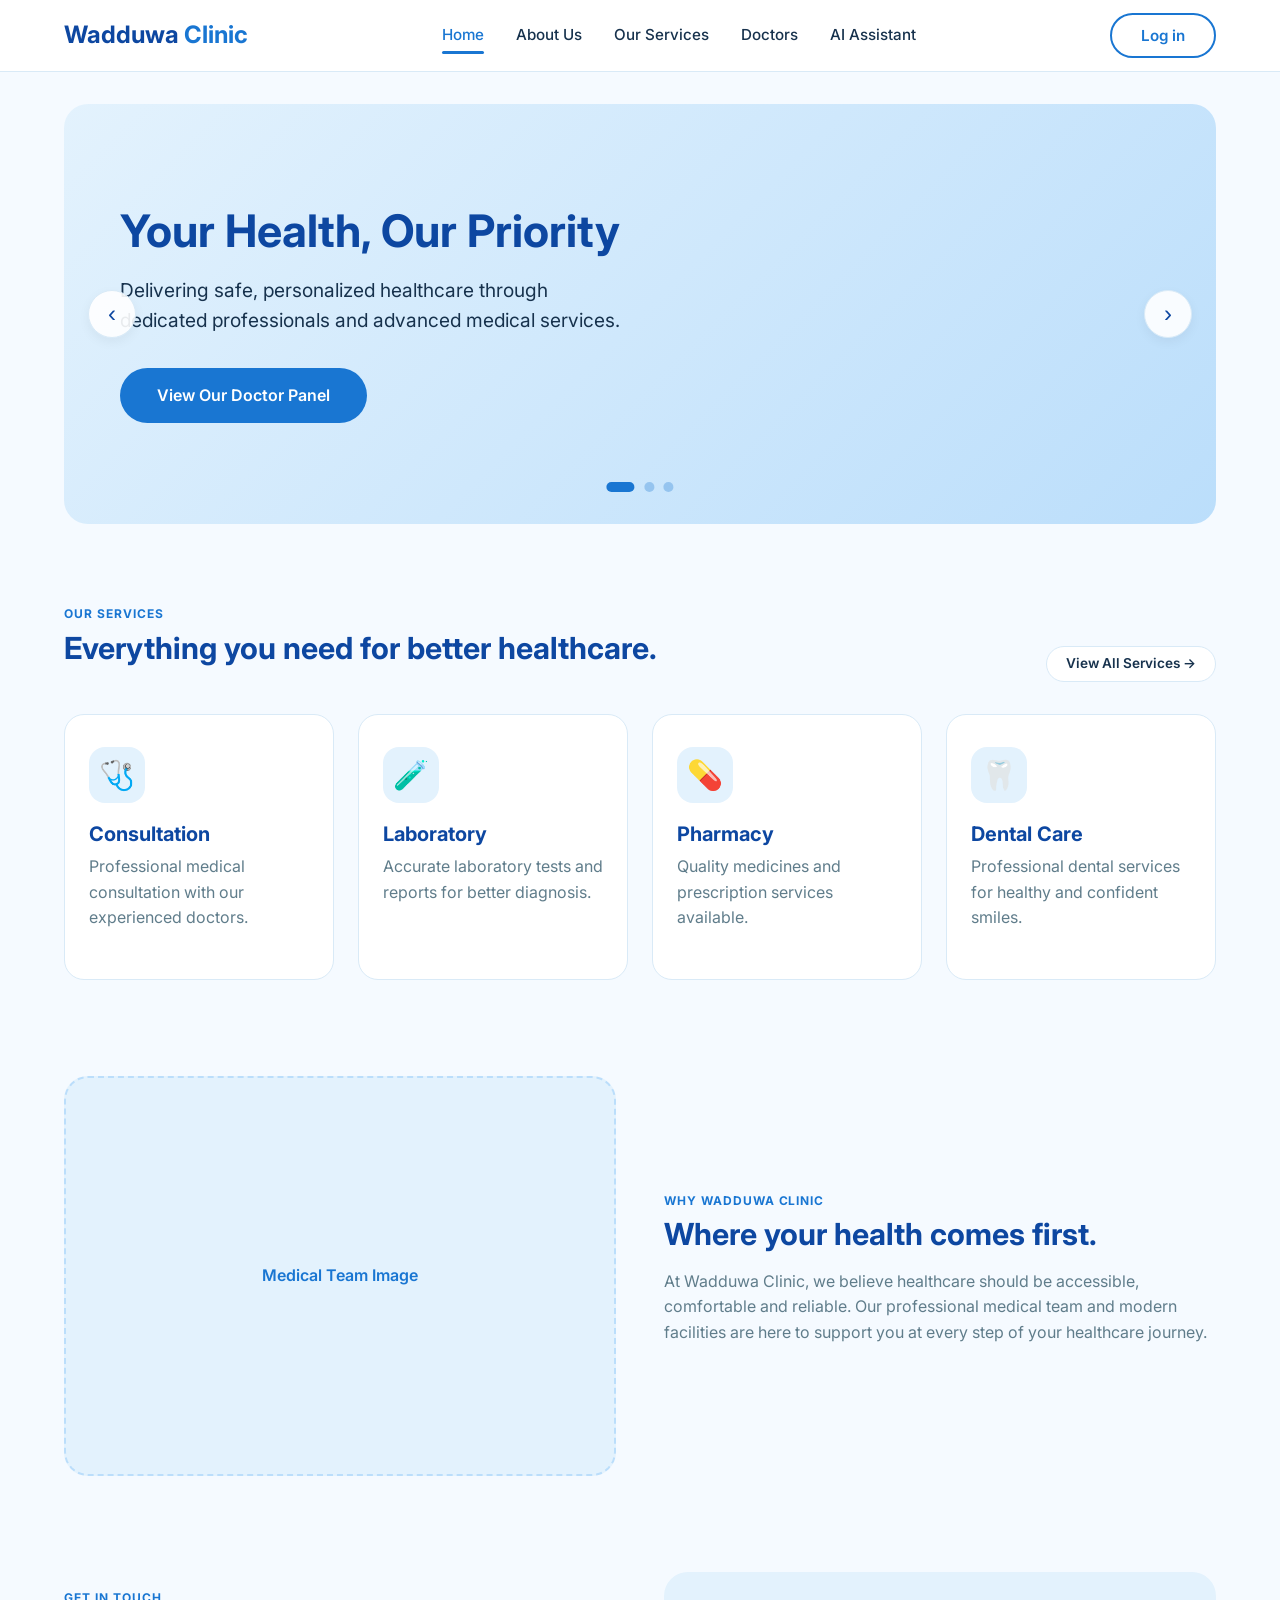
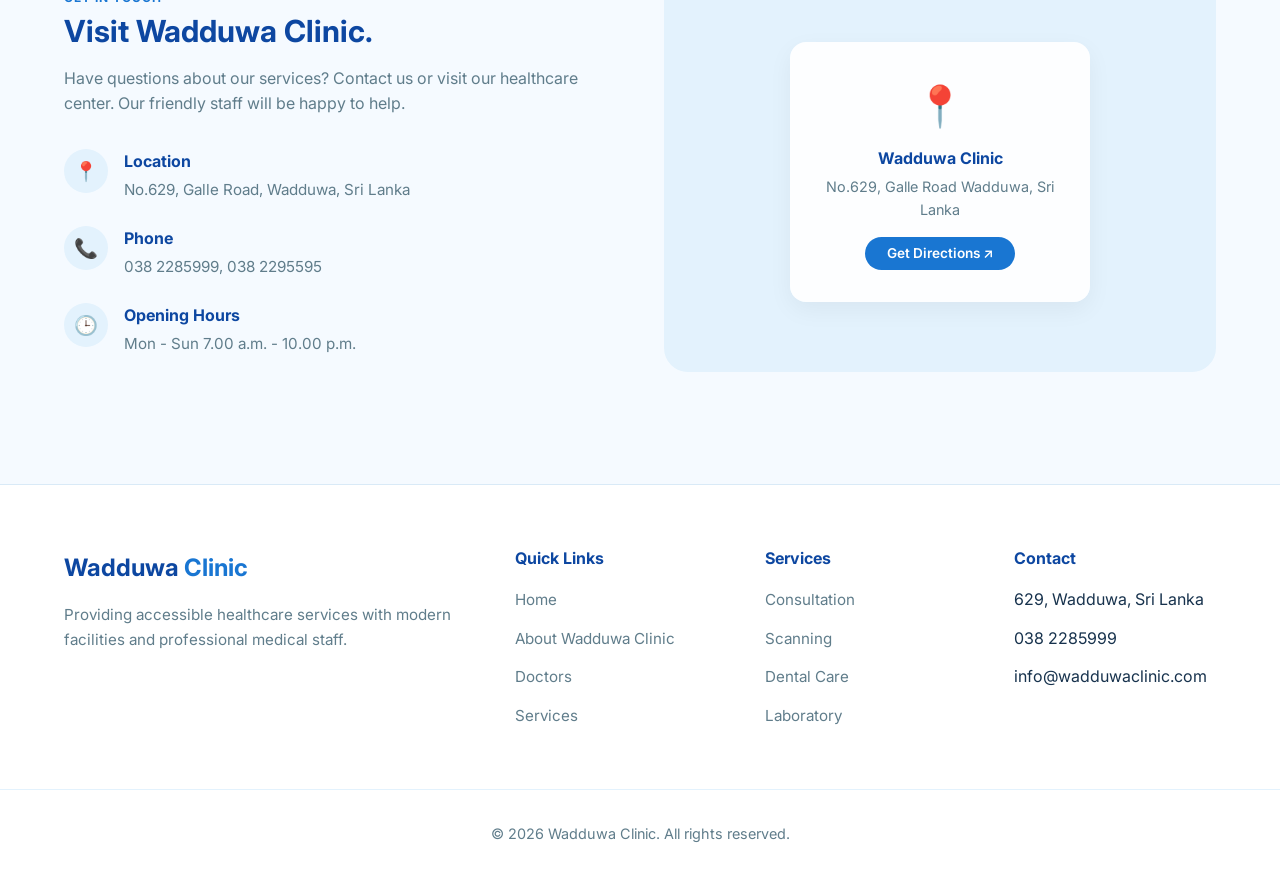
<file: Patient Website/index.html>
<!DOCTYPE html>
<html lang="en">
<head>
  <meta charset="UTF-8" />
  <meta name="viewport" content="width=device-width, initial-scale=1.0" />
  <title>Wadduwa Clinic – Home</title>
  <link rel="stylesheet" href="style.css" />
  <link href="https://fonts.googleapis.com/css2?family=Inter:wght@400;500;600;700&display=swap" rel="stylesheet">
</head>
<body>

  <header>
    <div class="container header-inner">
      <div class="logo">Wadduwa <span>Clinic</span></div>
      <nav class="nav-links" id="navLinks">
        <a href="index.html" class="active">Home</a>
        <a href="about.html">About Us</a>
        <a href="services.html">Our Services</a>
        <a href="doctors.html">Doctors</a>
        <a href="ai-assistant.html">AI Assistant</a>
      </nav>
      <div class="header-actions">
        <button class="btn btn-outline">Log in</button>
        <button class="mobile-toggle" id="mobileToggle">☰</button>
      </div>
    </div>
  </header>

  <main>
    <div class="container">
      <!-- Hero Slider -->
      <div class="hero">
        <button class="slider-arrow left" id="prevSlide">‹</button>
        <div class="hero-content" id="heroContent">
          <h1>Your Health, Our Priority</h1>
          <p>Delivering safe, personalized healthcare through dedicated professionals and advanced medical services.</p>
          <a href="doctors.html" class="btn">View Our Doctor Panel</a>
        </div>
        <button class="slider-arrow right" id="nextSlide">›</button>
        <div class="slider-dots" id="sliderDots">
          <span class="active"></span>
          <span></span>
          <span></span>
        </div>
      </div>

      <!-- Services Section -->
      <div class="section">
        <div class="section-header">
          <div>
            <div class="section-label">OUR SERVICES</div>
            <h2>Everything you need for better healthcare.</h2>
          </div>
          <a href="services.html" class="btn btn-ghost btn-sm">View All Services →</a>
        </div>
        <div class="services-grid">
          <div class="service-card">
            <div class="service-icon">🩺</div>
            <h3>Consultation</h3>
            <p>Professional medical consultation with our experienced doctors.</p>
          </div>
          <div class="service-card">
            <div class="service-icon">🧪</div>
            <h3>Laboratory</h3>
            <p>Accurate laboratory tests and reports for better diagnosis.</p>
          </div>
          <div class="service-card">
            <div class="service-icon">💊</div>
            <h3>Pharmacy</h3>
            <p>Quality medicines and prescription services available.</p>
          </div>
          <div class="service-card">
            <div class="service-icon">🦷</div>
            <h3>Dental Care</h3>
            <p>Professional dental services for healthy and confident smiles.</p>
          </div>
        </div>
      </div>

      <!-- Why Choose Us -->
      <div class="section grid-2-col">
        <div class="image-placeholder large-img">
          <span>Medical Team Image</span>
        </div>
        <div class="content-block">
          <div class="section-label">WHY WADDUWA CLINIC</div>
          <h2>Where your health comes first.</h2>
          <p>At Wadduwa Clinic, we believe healthcare should be accessible, comfortable and reliable. Our professional medical team and modern facilities are here to support you at every step of your healthcare journey.</p>
        </div>
      </div>

      <!-- Get In Touch -->
      <div class="section grid-2-col">
        <div class="content-block">
          <div class="section-label">GET IN TOUCH</div>
          <h2>Visit Wadduwa Clinic.</h2>
          <p>Have questions about our services? Contact us or visit our healthcare center. Our friendly staff will be happy to help.</p>
          
          <div class="contact-info-list">
            <div class="contact-item">
              <div class="icon-circle">📍</div>
              <div>
                <strong>Location</strong>
                <p>No.629, Galle Road, Wadduwa, Sri Lanka</p>
              </div>
            </div>
            <div class="contact-item">
              <div class="icon-circle">📞</div>
              <div>
                <strong>Phone</strong>
                <p>038 2285999, 038 2295595</p>
              </div>
            </div>
            <div class="contact-item">
              <div class="icon-circle">🕒</div>
              <div>
                <strong>Opening Hours</strong>
                <p>Mon - Sun 7.00 a.m. - 10.00 p.m.</p>
              </div>
            </div>
          </div>
        </div>
        <div class="map-placeholder">
          <div class="map-content">
            <div class="map-pin">📍</div>
            <strong>Wadduwa Clinic</strong>
            <p>No.629, Galle Road Wadduwa, Sri Lanka</p>
            <button class="btn btn-sm">Get Directions ↗</button>
          </div>
        </div>
      </div>
    </div>
  </main>

  <footer>
    <div class="container footer-grid">
      <div class="footer-col">
        <div class="logo" style="margin-bottom: 1rem;">Wadduwa <span>Clinic</span></div>
        <p>Providing accessible healthcare services with modern facilities and professional medical staff.</p>
      </div>
      <div class="footer-col">
        <h4>Quick Links</h4>
        <ul>
          <li><a href="index.html">Home</a></li>
          <li><a href="about.html">About Wadduwa Clinic</a></li>
          <li><a href="doctors.html">Doctors</a></li>
          <li><a href="services.html">Services</a></li>
        </ul>
      </div>
      <div class="footer-col">
        <h4>Services</h4>
        <ul>
          <li><a href="#">Consultation</a></li>
          <li><a href="#">Scanning</a></li>
          <li><a href="#">Dental Care</a></li>
          <li><a href="#">Laboratory</a></li>
        </ul>
      </div>
      <div class="footer-col">
        <h4>Contact</h4>
        <ul>
          <li>629, Wadduwa, Sri Lanka</li>
          <li>038 2285999</li>
          <li>info@wadduwaclinic.com</li>
        </ul>
      </div>
    </div>
    <div class="footer-bottom">
      <p>&copy; 2026 Wadduwa Clinic. All rights reserved.</p>
    </div>
  </footer>

  <script src="script.js"></script>
</body>
</html>
</file>
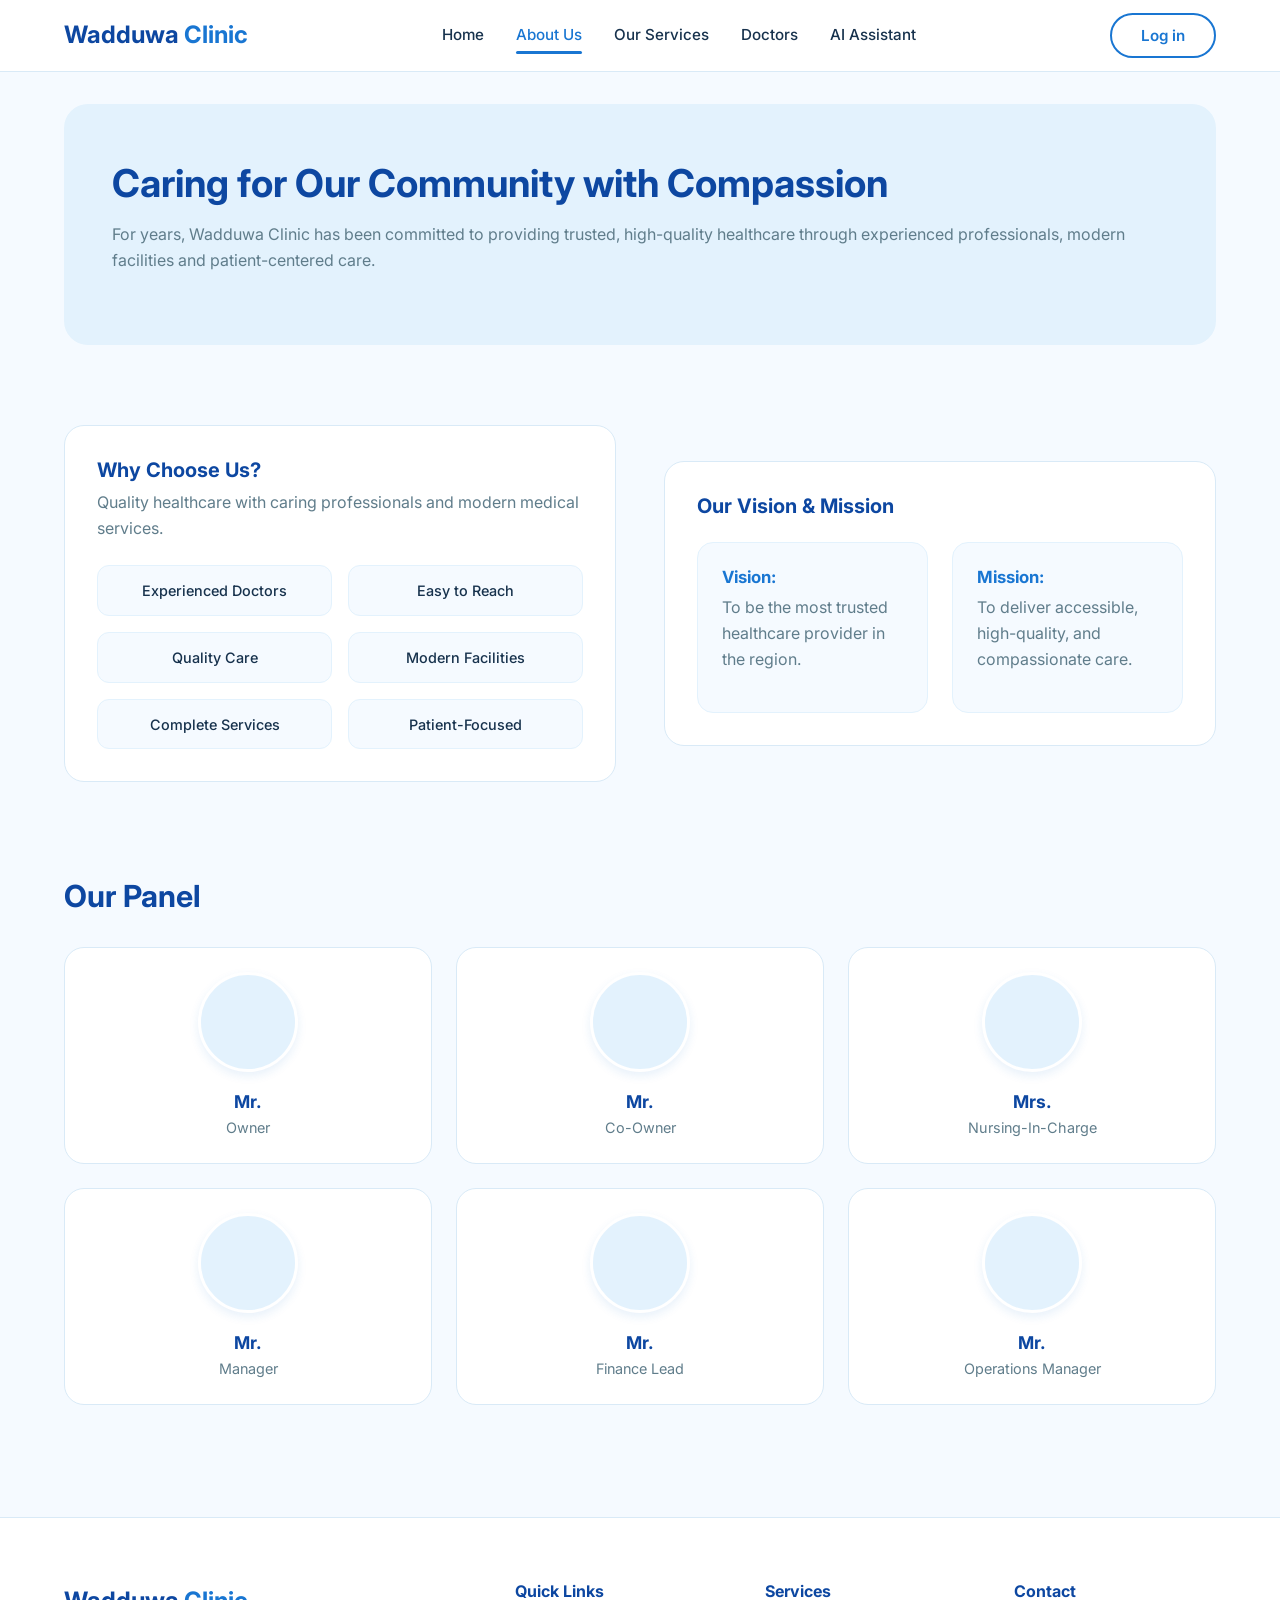
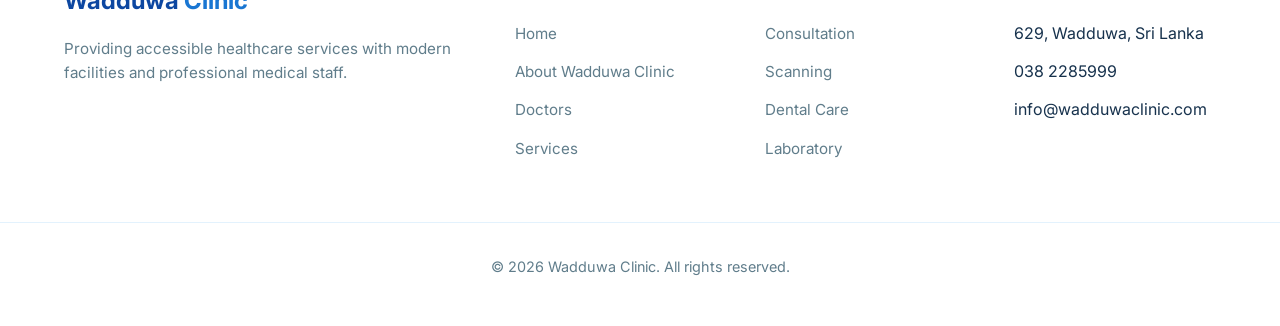
<file: Patient Website/about.html>
<!DOCTYPE html>
<html lang="en">
<head>
  <meta charset="UTF-8" />
  <meta name="viewport" content="width=device-width, initial-scale=1.0" />
  <title>Wadduwa Clinic – About Us</title>
  <link rel="stylesheet" href="style.css" />
  <link href="https://fonts.googleapis.com/css2?family=Inter:wght@400;500;600;700&display=swap" rel="stylesheet">
</head>
<body>

  <header>
    <div class="container header-inner">
      <div class="logo">Wadduwa <span>Clinic</span></div>
      <nav class="nav-links" id="navLinks">
        <a href="index.html">Home</a>
        <a href="about.html" class="active">About Us</a>
        <a href="services.html">Our Services</a>
        <a href="doctors.html">Doctors</a>
        <a href="ai-assistant.html">AI Assistant</a>
      </nav>
      <div class="header-actions">
        <button class="btn btn-outline">Log in</button>
        <button class="mobile-toggle" id="mobileToggle">☰</button>
      </div>
    </div>
  </header>

  <main>
    <div class="container">
      <div class="about-hero">
        <h1>Caring for Our Community with Compassion</h1>
        <p>For years, Wadduwa Clinic has been committed to providing trusted, high-quality healthcare through experienced professionals, modern facilities and patient-centered care.</p>
      </div>

      <div class="grid-2-col section">
        <div class="why-choose-box">
          <h3>Why Choose Us?</h3>
          <p>Quality healthcare with caring professionals and modern medical services.</p>
          <div class="pill-grid">
            <div class="pill">Experienced Doctors</div>
            <div class="pill">Easy to Reach</div>
            <div class="pill">Quality Care</div>
            <div class="pill">Modern Facilities</div>
            <div class="pill">Complete Services</div>
            <div class="pill">Patient-Focused</div>
          </div>
        </div>
        <div class="vision-mission-box">
          <h3>Our Vision & Mission</h3>
          <div class="vm-grid">
            <div class="vm-card">
              <h4>Vision:</h4>
              <p>To be the most trusted healthcare provider in the region.</p>
            </div>
            <div class="vm-card">
              <h4>Mission:</h4>
              <p>To deliver accessible, high-quality, and compassionate care.</p>
            </div>
          </div>
        </div>
      </div>

      <div class="section">
        <h2>Our Panel</h2>
        <div class="panel-grid">
          <div class="panel-card"><div class="avatar-placeholder"></div><strong>Mr.</strong><span>Owner</span></div>
          <div class="panel-card"><div class="avatar-placeholder"></div><strong>Mr.</strong><span>Co-Owner</span></div>
          <div class="panel-card"><div class="avatar-placeholder"></div><strong>Mrs.</strong><span>Nursing-In-Charge</span></div>
          <div class="panel-card"><div class="avatar-placeholder"></div><strong>Mr.</strong><span>Manager</span></div>
          <div class="panel-card"><div class="avatar-placeholder"></div><strong>Mr.</strong><span>Finance Lead</span></div>
          <div class="panel-card"><div class="avatar-placeholder"></div><strong>Mr.</strong><span>Operations Manager</span></div>
        </div>
      </div>
    </div>
  </main>

  <footer>
    <div class="container footer-grid">
      <div class="footer-col">
        <div class="logo" style="margin-bottom: 1rem;">Wadduwa <span>Clinic</span></div>
        <p>Providing accessible healthcare services with modern facilities and professional medical staff.</p>
      </div>
      <div class="footer-col">
        <h4>Quick Links</h4>
        <ul>
          <li><a href="index.html">Home</a></li>
          <li><a href="about.html">About Wadduwa Clinic</a></li>
          <li><a href="doctors.html">Doctors</a></li>
          <li><a href="services.html">Services</a></li>
        </ul>
      </div>
      <div class="footer-col">
        <h4>Services</h4>
        <ul>
          <li><a href="#">Consultation</a></li>
          <li><a href="#">Scanning</a></li>
          <li><a href="#">Dental Care</a></li>
          <li><a href="#">Laboratory</a></li>
        </ul>
      </div>
      <div class="footer-col">
        <h4>Contact</h4>
        <ul>
          <li>629, Wadduwa, Sri Lanka</li>
          <li>038 2285999</li>
          <li>info@wadduwaclinic.com</li>
        </ul>
      </div>
    </div>
    <div class="footer-bottom">
      <p>&copy; 2026 Wadduwa Clinic. All rights reserved.</p>
    </div>
  </footer>

  <script src="script.js"></script>
</body>
</html>
</file>
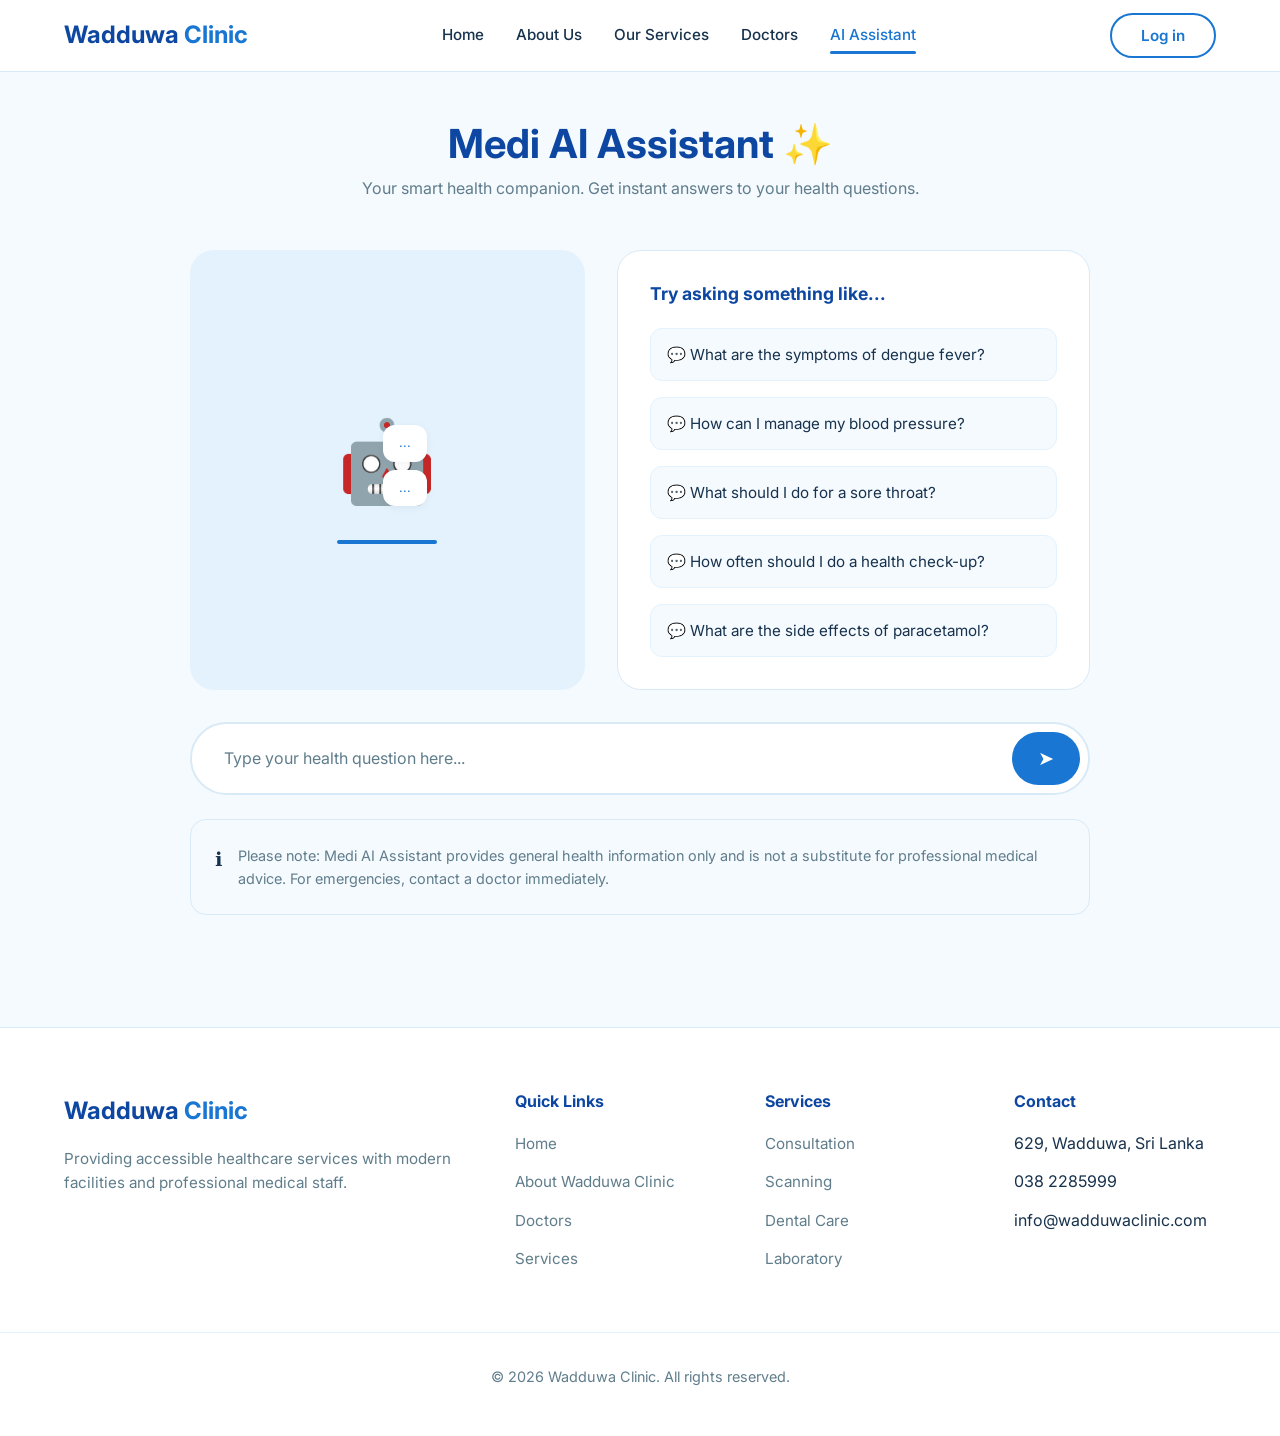
<file: Patient Website/ai-assistant.html>
<!DOCTYPE html>
<html lang="en">
<head>
  <meta charset="UTF-8" />
  <meta name="viewport" content="width=device-width, initial-scale=1.0" />
  <title>Wadduwa Clinic – AI Assistant</title>
  <link rel="stylesheet" href="style.css" />
  <link href="https://fonts.googleapis.com/css2?family=Inter:wght@400;500;600;700&display=swap" rel="stylesheet">
</head>
<body>

  <header>
    <div class="container header-inner">
      <div class="logo">Wadduwa <span>Clinic</span></div>
      <nav class="nav-links" id="navLinks">
        <a href="index.html">Home</a>
        <a href="about.html">About Us</a>
        <a href="services.html">Our Services</a>
        <a href="doctors.html">Doctors</a>
        <a href="ai-assistant.html" class="active">AI Assistant</a>
      </nav>
      <div class="header-actions">
        <button class="btn btn-outline">Log in</button>
        <button class="mobile-toggle" id="mobileToggle">☰</button>
      </div>
    </div>
  </header>

  <main>
    <div class="container section ai-container">
      <div class="ai-header">
        <h1>Medi AI Assistant ✨</h1>
        <p>Your smart health companion. Get instant answers to your health questions.</p>
      </div>

      <div class="ai-layout">
        <!-- Left Graphic -->
        <div class="ai-graphic">
          <div class="graphic-content">
            <div class="bot-icon">🤖</div>
            <div class="pulse-line"></div>
            <div class="chat-bubbles">
              <span>...</span>
              <span>...</span>
            </div>
          </div>
        </div>

        <!-- Right Suggestions -->
        <div class="ai-suggestions">
          <h3>Try asking something like...</h3>
          <div class="suggestion-list">
            <button class="suggestion-btn">💬 What are the symptoms of dengue fever?</button>
            <button class="suggestion-btn">💬 How can I manage my blood pressure?</button>
            <button class="suggestion-btn">💬 What should I do for a sore throat?</button>
            <button class="suggestion-btn">💬 How often should I do a health check-up?</button>
            <button class="suggestion-btn">💬 What are the side effects of paracetamol?</button>
          </div>
        </div>
      </div>

      <!-- Input Area -->
      <div class="ai-input-area">
        <input type="text" id="aiInput" placeholder="Type your health question here..." />
        <button class="btn btn-primary" id="aiSendBtn">➤</button>
      </div>
      
      <div class="ai-disclaimer">
        <span class="info-icon">ℹ️</span>
        <p>Please note: Medi AI Assistant provides general health information only and is not a substitute for professional medical advice. For emergencies, contact a doctor immediately.</p>
      </div>
    </div>
  </main>

  <footer>
    <div class="container footer-grid">
      <div class="footer-col">
        <div class="logo" style="margin-bottom: 1rem;">Wadduwa <span>Clinic</span></div>
        <p>Providing accessible healthcare services with modern facilities and professional medical staff.</p>
      </div>
      <div class="footer-col">
        <h4>Quick Links</h4>
        <ul>
          <li><a href="index.html">Home</a></li>
          <li><a href="about.html">About Wadduwa Clinic</a></li>
          <li><a href="doctors.html">Doctors</a></li>
          <li><a href="services.html">Services</a></li>
        </ul>
      </div>
      <div class="footer-col">
        <h4>Services</h4>
        <ul>
          <li><a href="#">Consultation</a></li>
          <li><a href="#">Scanning</a></li>
          <li><a href="#">Dental Care</a></li>
          <li><a href="#">Laboratory</a></li>
        </ul>
      </div>
      <div class="footer-col">
        <h4>Contact</h4>
        <ul>
          <li>629, Wadduwa, Sri Lanka</li>
          <li>038 2285999</li>
          <li>info@wadduwaclinic.com</li>
        </ul>
      </div>
    </div>
    <div class="footer-bottom">
      <p>&copy; 2026 Wadduwa Clinic. All rights reserved.</p>
    </div>
  </footer>

  <script src="script.js"></script>
</body>
</html>
</file>
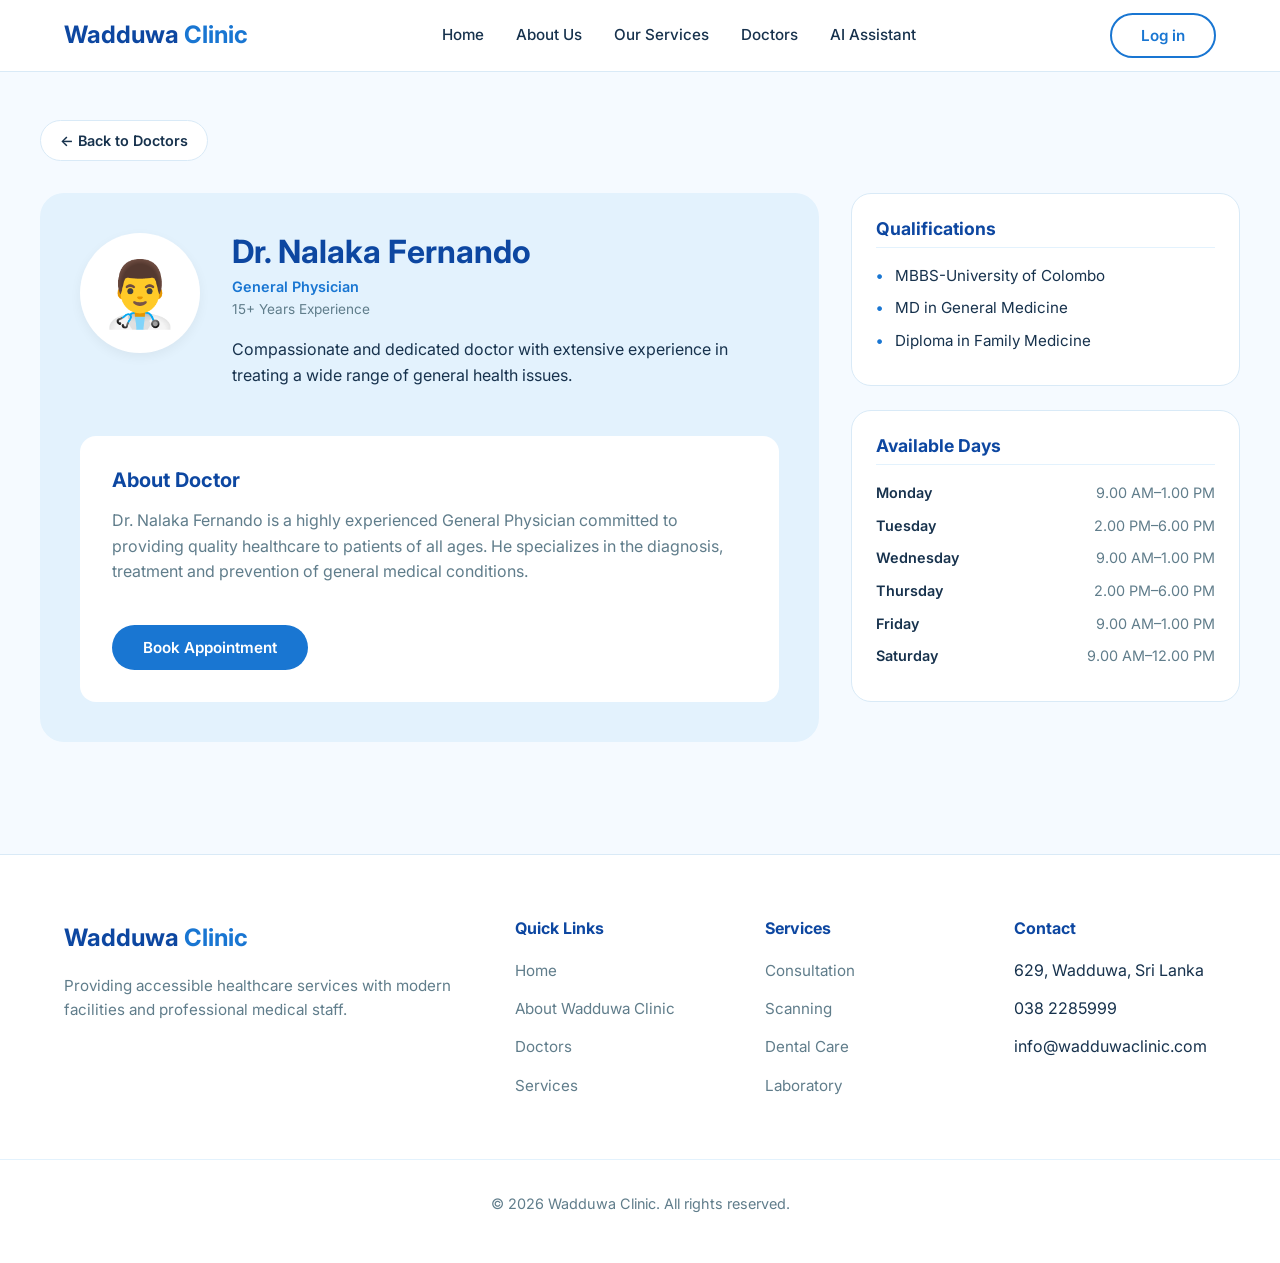
<file: Patient Website/doctor-details.html>
<!DOCTYPE html>
<html lang="en">
<head>
  <meta charset="UTF-8" />
  <meta name="viewport" content="width=device-width, initial-scale=1.0" />
  <title>Wadduwa Clinic – Doctor Details</title>
  <link rel="stylesheet" href="style.css" />
  <link href="https://fonts.googleapis.com/css2?family=Inter:wght@400;500;600;700&display=swap" rel="stylesheet">
</head>
<body>

  <header>
    <div class="container header-inner">
      <div class="logo">Wadduwa <span>Clinic</span></div>
      <nav class="nav-links" id="navLinks">
        <a href="index.html">Home</a>
        <a href="about.html">About Us</a>
        <a href="services.html">Our Services</a>
        <a href="doctors.html" class="active">Doctors</a>
        <a href="ai-assistant.html">AI Assistant</a>
      </nav>
      <div class="header-actions">
        <button class="btn btn-outline">Log in</button>
        <button class="mobile-toggle" id="mobileToggle">☰</button>
      </div>
    </div>
  </header>

  <main>
    <div class="container section">
      <a href="doctors.html" class="btn btn-ghost back-btn">← Back to Doctors</a>
      
      <div class="doctor-profile-layout">
        <!-- Left Side -->
        <div class="doc-profile-main">
          <div class="doc-profile-header">
            <div class="doc-profile-avatar">👨‍⚕️</div>
            <div>
              <h1 id="docDetailName">Dr. Nalaka Fernando</h1>
              <p class="specialty" id="docDetailSpecialty">General Physician</p>
              <p class="exp" id="docDetailExp">15+ Years Experience</p>
              <p class="doc-bio" id="docDetailBio">Compassionate and dedicated doctor with extensive experience in treating a wide range of general health issues.</p>
            </div>
          </div>
          
          <div class="about-doctor-box">
            <h3>About Doctor</h3>
            <p id="docDetailAbout">Dr. Nalaka Fernando is a highly experienced General Physician committed to providing quality healthcare to patients of all ages. He specializes in the diagnosis, treatment and prevention of general medical conditions.</p>
            <button class="btn btn-primary" style="margin-top: 1.5rem;">Book Appointment</button>
          </div>
        </div>

        <!-- Right Side -->
        <div class="doc-profile-sidebar">
          <div class="sidebar-card">
            <h4>Qualifications</h4>
            <ul class="qual-list" id="docDetailQuals">
              <li>MBBS-University of Colombo</li>
              <li>MD in General Medicine</li>
              <li>Diploma in Family Medicine</li>
            </ul>
          </div>
          
          <div class="sidebar-card">
            <h4>Available Days</h4>
            <ul class="schedule-list" id="docDetailSchedule">
              <li><span>Monday</span> <span>9.00 AM–1.00 PM</span></li>
              <li><span>Tuesday</span> <span>2.00 PM–6.00 PM</span></li>
              <li><span>Wednesday</span> <span>9.00 AM–1.00 PM</span></li>
              <li><span>Thursday</span> <span>2.00 PM–6.00 PM</span></li>
              <li><span>Friday</span> <span>9.00 AM–1.00 PM</span></li>
              <li><span>Saturday</span> <span>9.00 AM–12.00 PM</span></li>
            </ul>
          </div>
        </div>
      </div>
    </div>
  </main>

  <footer>
    <div class="container footer-grid">
      <div class="footer-col">
        <div class="logo" style="margin-bottom: 1rem;">Wadduwa <span>Clinic</span></div>
        <p>Providing accessible healthcare services with modern facilities and professional medical staff.</p>
      </div>
      <div class="footer-col">
        <h4>Quick Links</h4>
        <ul>
          <li><a href="index.html">Home</a></li>
          <li><a href="about.html">About Wadduwa Clinic</a></li>
          <li><a href="doctors.html">Doctors</a></li>
          <li><a href="services.html">Services</a></li>
        </ul>
      </div>
      <div class="footer-col">
        <h4>Services</h4>
        <ul>
          <li><a href="#">Consultation</a></li>
          <li><a href="#">Scanning</a></li>
          <li><a href="#">Dental Care</a></li>
          <li><a href="#">Laboratory</a></li>
        </ul>
      </div>
      <div class="footer-col">
        <h4>Contact</h4>
        <ul>
          <li>629, Wadduwa, Sri Lanka</li>
          <li>038 2285999</li>
          <li>info@wadduwaclinic.com</li>
        </ul>
      </div>
    </div>
    <div class="footer-bottom">
      <p>&copy; 2026 Wadduwa Clinic. All rights reserved.</p>
    </div>
  </footer>

  <script src="script.js"></script>
</body>
</html>
</file>
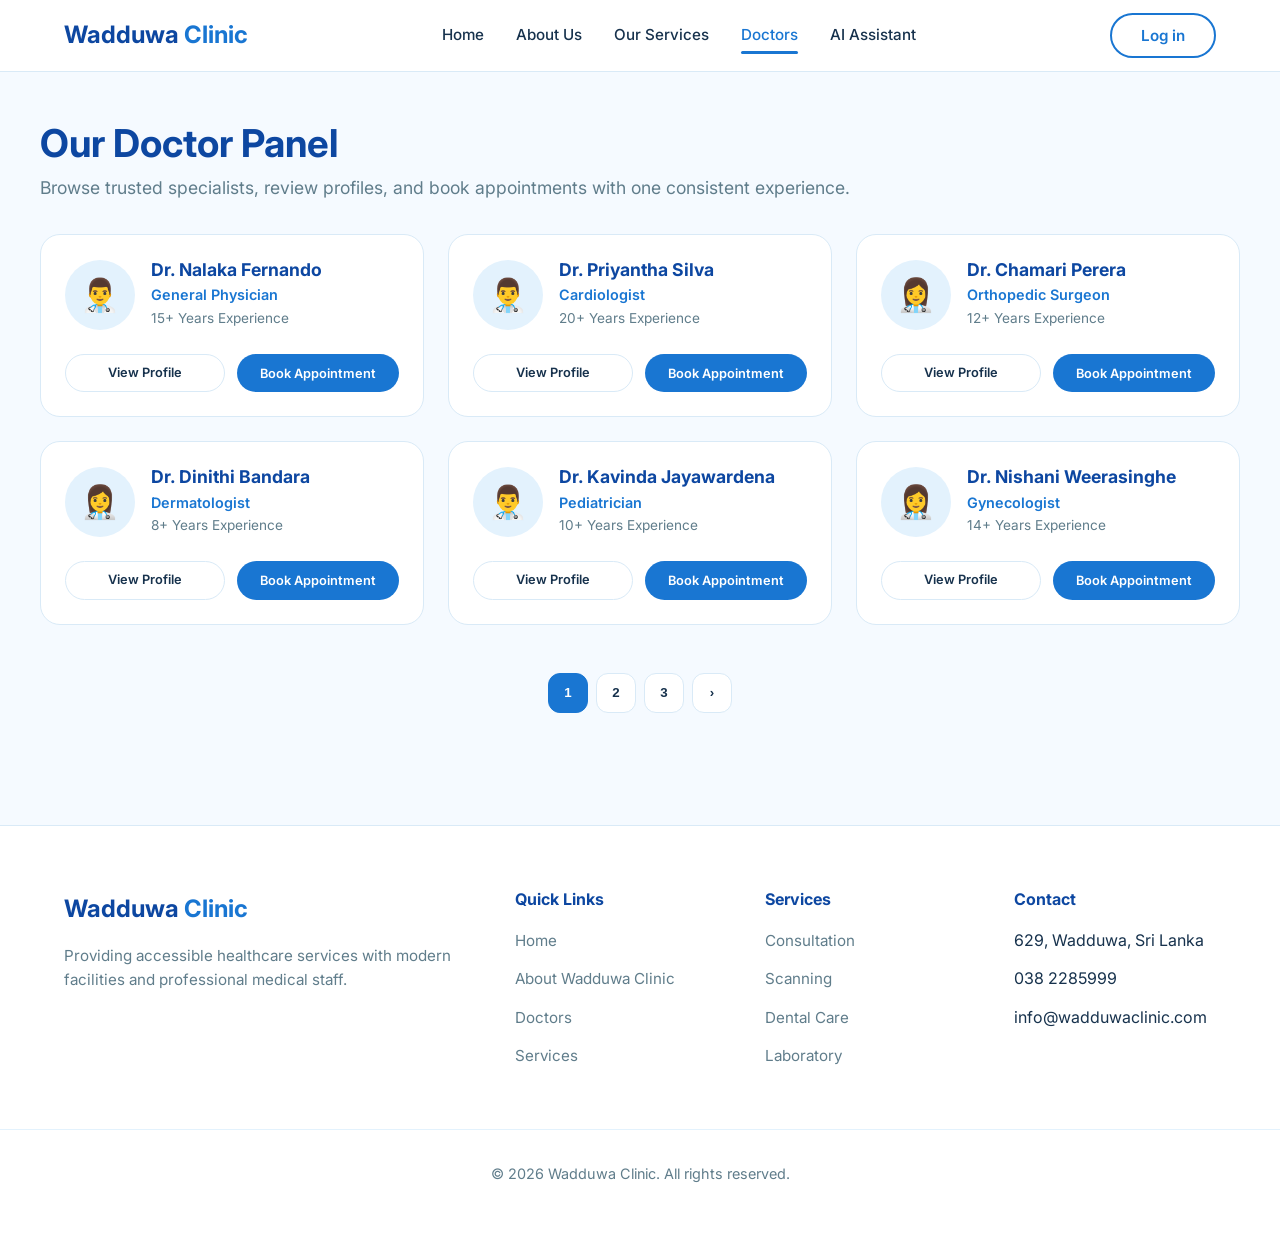
<file: Patient Website/doctors.html>
<!DOCTYPE html>
<html lang="en">
<head>
  <meta charset="UTF-8" />
  <meta name="viewport" content="width=device-width, initial-scale=1.0" />
  <title>Wadduwa Clinic – Our Doctors</title>
  <link rel="stylesheet" href="style.css" />
  <link href="https://fonts.googleapis.com/css2?family=Inter:wght@400;500;600;700&display=swap" rel="stylesheet">
</head>
<body>

  <header>
    <div class="container header-inner">
      <div class="logo">Wadduwa <span>Clinic</span></div>
      <nav class="nav-links" id="navLinks">
        <a href="index.html">Home</a>
        <a href="about.html">About Us</a>
        <a href="services.html">Our Services</a>
        <a href="doctors.html" class="active">Doctors</a>
        <a href="ai-assistant.html">AI Assistant</a>
      </nav>
      <div class="header-actions">
        <button class="btn btn-outline">Log in</button>
        <button class="mobile-toggle" id="mobileToggle">☰</button>
      </div>
    </div>
  </header>

  <main>
    <div class="container section">
      <h1>Our Doctor Panel</h1>
      <p class="subtitle">Browse trusted specialists, review profiles, and book appointments with one consistent experience.</p>
      
      <div class="doctors-grid">
        <!-- Doctor Card 1 -->
        <div class="doctor-card">
          <div class="doc-header">
            <div class="doc-avatar">👨‍⚕️</div>
            <div>
              <h3>Dr. Nalaka Fernando</h3>
              <p class="specialty">General Physician</p>
              <p class="exp">15+ Years Experience</p>
            </div>
          </div>
          <div class="doc-actions">
            <a href="doctor-details.html?id=nalaka" class="btn btn-ghost btn-sm">View Profile</a>
            <button class="btn btn-sm">Book Appointment</button>
          </div>
        </div>
        <!-- Doctor Card 2 -->
        <div class="doctor-card">
          <div class="doc-header">
            <div class="doc-avatar">👨‍⚕️</div>
            <div>
              <h3>Dr. Priyantha Silva</h3>
              <p class="specialty">Cardiologist</p>
              <p class="exp">20+ Years Experience</p>
            </div>
          </div>
          <div class="doc-actions">
            <a href="doctor-details.html?id=priyantha" class="btn btn-ghost btn-sm">View Profile</a>
            <button class="btn btn-sm">Book Appointment</button>
          </div>
        </div>
        <!-- Doctor Card 3 -->
        <div class="doctor-card">
          <div class="doc-header">
            <div class="doc-avatar">👩‍⚕️</div>
            <div>
              <h3>Dr. Chamari Perera</h3>
              <p class="specialty">Orthopedic Surgeon</p>
              <p class="exp">12+ Years Experience</p>
            </div>
          </div>
          <div class="doc-actions">
            <a href="doctor-details.html?id=chamari" class="btn btn-ghost btn-sm">View Profile</a>
            <button class="btn btn-sm">Book Appointment</button>
          </div>
        </div>
        <!-- Doctor Card 4 -->
        <div class="doctor-card">
          <div class="doc-header">
            <div class="doc-avatar">👩‍⚕️</div>
            <div>
              <h3>Dr. Dinithi Bandara</h3>
              <p class="specialty">Dermatologist</p>
              <p class="exp">8+ Years Experience</p>
            </div>
          </div>
          <div class="doc-actions">
            <a href="doctor-details.html?id=dinithi" class="btn btn-ghost btn-sm">View Profile</a>
            <button class="btn btn-sm">Book Appointment</button>
          </div>
        </div>
        <!-- Doctor Card 5 -->
        <div class="doctor-card">
          <div class="doc-header">
            <div class="doc-avatar">👨‍⚕️</div>
            <div>
              <h3>Dr. Kavinda Jayawardena</h3>
              <p class="specialty">Pediatrician</p>
              <p class="exp">10+ Years Experience</p>
            </div>
          </div>
          <div class="doc-actions">
            <a href="doctor-details.html?id=kavinda" class="btn btn-ghost btn-sm">View Profile</a>
            <button class="btn btn-sm">Book Appointment</button>
          </div>
        </div>
        <!-- Doctor Card 6 -->
        <div class="doctor-card">
          <div class="doc-header">
            <div class="doc-avatar">👩‍⚕️</div>
            <div>
              <h3>Dr. Nishani Weerasinghe</h3>
              <p class="specialty">Gynecologist</p>
              <p class="exp">14+ Years Experience</p>
            </div>
          </div>
          <div class="doc-actions">
            <a href="doctor-details.html?id=nishani" class="btn btn-ghost btn-sm">View Profile</a>
            <button class="btn btn-sm">Book Appointment</button>
          </div>
        </div>
      </div>

      <div class="pagination">
        <button class="page-btn active">1</button>
        <button class="page-btn">2</button>
        <button class="page-btn">3</button>
        <button class="page-btn">›</button>
      </div>
    </div>
  </main>

  <footer>
    <div class="container footer-grid">
      <div class="footer-col">
        <div class="logo" style="margin-bottom: 1rem;">Wadduwa <span>Clinic</span></div>
        <p>Providing accessible healthcare services with modern facilities and professional medical staff.</p>
      </div>
      <div class="footer-col">
        <h4>Quick Links</h4>
        <ul>
          <li><a href="index.html">Home</a></li>
          <li><a href="about.html">About Wadduwa Clinic</a></li>
          <li><a href="doctors.html">Doctors</a></li>
          <li><a href="services.html">Services</a></li>
        </ul>
      </div>
      <div class="footer-col">
        <h4>Services</h4>
        <ul>
          <li><a href="#">Consultation</a></li>
          <li><a href="#">Scanning</a></li>
          <li><a href="#">Dental Care</a></li>
          <li><a href="#">Laboratory</a></li>
        </ul>
      </div>
      <div class="footer-col">
        <h4>Contact</h4>
        <ul>
          <li>629, Wadduwa, Sri Lanka</li>
          <li>038 2285999</li>
          <li>info@wadduwaclinic.com</li>
        </ul>
      </div>
    </div>
    <div class="footer-bottom">
      <p>&copy; 2026 Wadduwa Clinic. All rights reserved.</p>
    </div>
  </footer>

  <script src="script.js"></script>
</body>
</html>
</file>
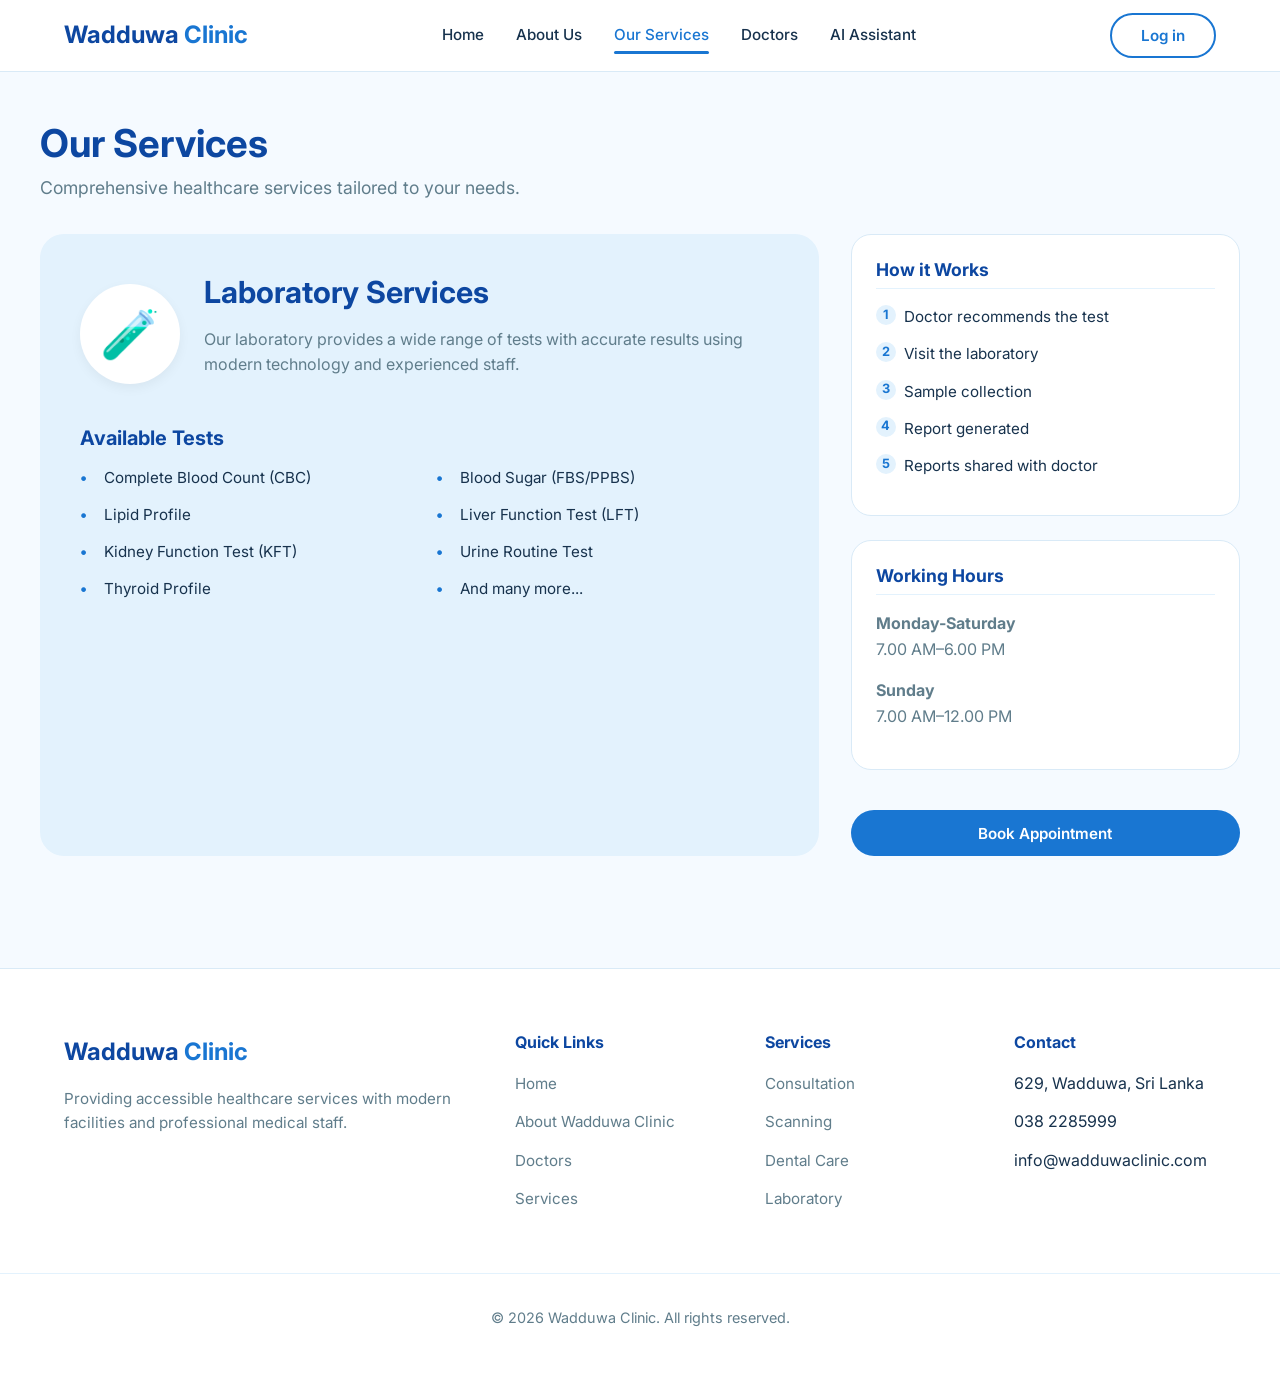
<file: Patient Website/services.html>
<!DOCTYPE html>
<html lang="en">
<head>
  <meta charset="UTF-8" />
  <meta name="viewport" content="width=device-width, initial-scale=1.0" />
  <title>Wadduwa Clinic – Our Services</title>
  <link rel="stylesheet" href="style.css" />
  <link href="https://fonts.googleapis.com/css2?family=Inter:wght@400;500;600;700&display=swap" rel="stylesheet">
</head>
<body>

  <header>
    <div class="container header-inner">
      <div class="logo">Wadduwa <span>Clinic</span></div>
      <nav class="nav-links" id="navLinks">
        <a href="index.html">Home</a>
        <a href="about.html">About Us</a>
        <a href="services.html" class="active">Our Services</a>
        <a href="doctors.html">Doctors</a>
        <a href="ai-assistant.html">AI Assistant</a>
      </nav>
      <div class="header-actions">
        <button class="btn btn-outline">Log in</button>
        <button class="mobile-toggle" id="mobileToggle">☰</button>
      </div>
    </div>
  </header>

  <main>
    <div class="container section">
      <h1>Our Services</h1>
      <p class="subtitle">Comprehensive healthcare services tailored to your needs.</p>

      <div class="service-detail-layout">
        <div class="service-detail-main">
          <div class="service-detail-header">
            <div class="service-large-icon">🧪</div>
            <div>
              <h2>Laboratory Services</h2>
              <p>Our laboratory provides a wide range of tests with accurate results using modern technology and experienced staff.</p>
            </div>
          </div>
          
          <div class="available-tests">
            <h3>Available Tests</h3>
            <ul>
              <li>Complete Blood Count (CBC)</li>
              <li>Blood Sugar (FBS/PPBS)</li>
              <li>Lipid Profile</li>
              <li>Liver Function Test (LFT)</li>
              <li>Kidney Function Test (KFT)</li>
              <li>Urine Routine Test</li>
              <li>Thyroid Profile</li>
              <li>And many more...</li>
            </ul>
          </div>
        </div>

        <div class="service-detail-sidebar">
          <div class="sidebar-card">
            <h4>How it Works</h4>
            <ol class="how-it-works">
              <li>Doctor recommends the test</li>
              <li>Visit the laboratory</li>
              <li>Sample collection</li>
              <li>Report generated</li>
              <li>Reports shared with doctor</li>
            </ol>
          </div>

          <div class="sidebar-card">
            <h4>Working Hours</h4>
            <p><strong>Monday-Saturday</strong><br>7.00 AM–6.00 PM</p>
            <p style="margin-top: 0.5rem;"><strong>Sunday</strong><br>7.00 AM–12.00 PM</p>
          </div>
          
          <button class="btn btn-primary btn-block" style="margin-top: 1rem;">Book Appointment</button>
        </div>
      </div>
    </div>
  </main>

  <footer>
    <div class="container footer-grid">
      <div class="footer-col">
        <div class="logo" style="margin-bottom: 1rem;">Wadduwa <span>Clinic</span></div>
        <p>Providing accessible healthcare services with modern facilities and professional medical staff.</p>
      </div>
      <div class="footer-col">
        <h4>Quick Links</h4>
        <ul>
          <li><a href="index.html">Home</a></li>
          <li><a href="about.html">About Wadduwa Clinic</a></li>
          <li><a href="doctors.html">Doctors</a></li>
          <li><a href="services.html">Services</a></li>
        </ul>
      </div>
      <div class="footer-col">
        <h4>Services</h4>
        <ul>
          <li><a href="#">Consultation</a></li>
          <li><a href="#">Scanning</a></li>
          <li><a href="#">Dental Care</a></li>
          <li><a href="#">Laboratory</a></li>
        </ul>
      </div>
      <div class="footer-col">
        <h4>Contact</h4>
        <ul>
          <li>629, Wadduwa, Sri Lanka</li>
          <li>038 2285999</li>
          <li>info@wadduwaclinic.com</li>
        </ul>
      </div>
    </div>
    <div class="footer-bottom">
      <p>&copy; 2026 Wadduwa Clinic. All rights reserved.</p>
    </div>
  </footer>

  <script src="script.js"></script>
</body>
</html>
</file>
<file: Patient Website/style.css>
/* ----- RESET & BASE ----- */
* {
  margin: 0;
  padding: 0;
  box-sizing: border-box;
}

body {
  font-family: 'Inter', system-ui, -apple-system, sans-serif;
  background: #F5FAFF;
  color: #17324D;
  line-height: 1.6;
  -webkit-font-smoothing: antialiased;
}

a {
  text-decoration: none;
  color: inherit;
}

ul, ol {
  list-style: none;
}

img {
  max-width: 100%;
  display: block;
}

/* ----- TYPOGRAPHY ----- */
h1, h2, h3, h4 {
  font-weight: 700;
  line-height: 1.2;
  color: #0D47A1;
}

h1 { font-size: 2.4rem; margin-bottom: 0.5rem; }
h2 { font-size: 1.9rem; margin-bottom: 1rem; }
h3 { font-size: 1.25rem; margin-bottom: 0.5rem; }
h4 { font-size: 1.05rem; margin-bottom: 0.5rem; }

p {
  color: #607D8B;
  margin-bottom: 1rem;
}

.subtitle {
  font-size: 1.1rem;
  color: #607D8B;
  margin-bottom: 2rem;
}

.section-label {
  font-size: 0.75rem;
  font-weight: 700;
  letter-spacing: 0.08em;
  text-transform: uppercase;
  color: #1976D2;
  margin-bottom: 0.4rem;
}

/* ----- BUTTONS ----- */
.btn {
  display: inline-flex;
  align-items: center;
  justify-content: center;
  padding: 0.7rem 1.8rem;
  border-radius: 40px;
  font-weight: 600;
  font-size: 0.95rem;
  border: 2px solid transparent;
  cursor: pointer;
  transition: all 0.2s ease;
  background: #1976D2;
  color: #FFFFFF;
  font-family: inherit;
  text-align: center;
}

.btn:hover {
  background: #0D47A1;
  transform: translateY(-2px);
  box-shadow: 0 6px 15px rgba(25, 118, 210, 0.25);
}

.btn-outline {
  background: transparent;
  color: #1976D2;
  border: 2px solid #1976D2;
}

.btn-outline:hover {
  background: #E3F2FD;
  color: #0D47A1;
  border-color: #0D47A1;
  box-shadow: none;
}

.btn-ghost {
  background: #FFFFFF;
  color: #17324D;
  border: 1px solid #D9EAF7;
}

.btn-ghost:hover {
  background: #E3F2FD;
  border-color: #1976D2;
  box-shadow: none;
}

.btn-sm {
  padding: 0.4rem 1.2rem;
  font-size: 0.85rem;
}

.btn-block {
  width: 100%;
}

/* ----- LAYOUT ----- */
.container {
  max-width: 1200px;
  margin: 0 auto;
  padding: 0 1.5rem;
}

.section {
  padding: 3rem 0;
}

.grid-2-col {
  display: grid;
  grid-template-columns: 1fr 1fr;
  gap: 3rem;
  align-items: center;
}

/* ----- HEADER / NAV ----- */
header {
  background: rgba(255, 255, 255, 0.95);
  border-bottom: 1px solid #D9EAF7;
  padding: 0.8rem 0;
  position: sticky;
  top: 0;
  z-index: 100;
  backdrop-filter: blur(10px);
}

.header-inner {
  display: flex;
  align-items: center;
  justify-content: space-between;
  gap: 1.5rem;
}

.logo {
  font-size: 1.5rem;
  font-weight: 700;
  color: #0D47A1;
  white-space: nowrap;
}

.logo span {
  color: #1976D2;
}

.nav-links {
  display: flex;
  gap: 2rem;
  font-weight: 500;
  color: #17324D;
  font-size: 0.95rem;
}

.nav-links a {
  transition: color 0.2s;
  position: relative;
}

.nav-links a:hover,
.nav-links a.active {
  color: #1976D2;
}

.nav-links a.active::after {
  content: '';
  position: absolute;
  bottom: -6px;
  left: 0;
  width: 100%;
  height: 3px;
  background: #1976D2;
  border-radius: 3px;
}

.header-actions {
  display: flex;
  align-items: center;
  gap: 1rem;
}

.mobile-toggle {
  display: none;
  background: none;
  border: none;
  font-size: 1.8rem;
  cursor: pointer;
  color: #0D47A1;
  padding: 0 0.2rem;
}

/* ----- HERO / SLIDER ----- */
.hero {
  background: linear-gradient(135deg, #E3F2FD 0%, #BBDEFB 100%);
  border-radius: 24px;
  padding: 4rem 3.5rem;
  margin: 2rem 0;
  position: relative;
  overflow: hidden;
  min-height: 420px;
  display: flex;
  align-items: center;
}

.hero-content {
  max-width: 600px;
  position: relative;
  z-index: 2;
}

.hero h1 {
  font-size: 2.8rem;
  margin-bottom: 1rem;
  color: #0D47A1;
}

.hero p {
  font-size: 1.2rem;
  color: #17324D;
  margin-bottom: 2rem;
  max-width: 500px;
}

.hero .btn {
  padding: 0.8rem 2.2rem;
  font-size: 1rem;
}

.slider-arrow {
  position: absolute;
  top: 50%;
  transform: translateY(-50%);
  background: rgba(255, 255, 255, 0.9);
  border: 1px solid #D9EAF7;
  border-radius: 50%;
  width: 48px;
  height: 48px;
  display: flex;
  align-items: center;
  justify-content: center;
  cursor: pointer;
  font-size: 1.5rem;
  color: #0D47A1;
  z-index: 5;
  transition: all 0.2s;
  box-shadow: 0 4px 12px rgba(0, 0, 0, 0.05);
}

.slider-arrow:hover {
  background: #FFFFFF;
  box-shadow: 0 6px 16px rgba(0, 0, 0, 0.1);
}

.slider-arrow.left { left: 1.5rem; }
.slider-arrow.right { right: 1.5rem; }

.slider-dots {
  position: absolute;
  bottom: 2rem;
  left: 50%;
  transform: translateX(-50%);
  display: flex;
  gap: 0.6rem;
  z-index: 5;
}

.slider-dots span {
  width: 10px;
  height: 10px;
  border-radius: 50%;
  background: rgba(25, 118, 210, 0.3);
  cursor: pointer;
  transition: all 0.2s;
}

.slider-dots span.active {
  background: #1976D2;
  width: 28px;
  border-radius: 6px;
}

/* ----- SERVICES GRID ----- */
.services-grid {
  display: grid;
  grid-template-columns: repeat(4, 1fr);
  gap: 1.5rem;
}

.service-card {
  background: #FFFFFF;
  border: 1px solid #D9EAF7;
  border-radius: 20px;
  padding: 2rem 1.5rem;
  transition: all 0.25s ease;
}

.service-card:hover {
  border-color: #1976D2;
  box-shadow: 0 12px 24px rgba(25, 118, 210, 0.08);
  transform: translateY(-4px);
}

.service-icon {
  width: 56px;
  height: 56px;
  background: #E3F2FD;
  border-radius: 16px;
  display: flex;
  align-items: center;
  justify-content: center;
  font-size: 1.8rem;
  margin-bottom: 1.2rem;
}

.section-header {
  display: flex;
  justify-content: space-between;
  align-items: flex-end;
  margin-bottom: 2rem;
  flex-wrap: wrap;
  gap: 1rem;
}

/* ----- IMAGE PLACEHOLDERS ----- */
.image-placeholder {
  background: #E3F2FD;
  border-radius: 24px;
  display: flex;
  align-items: center;
  justify-content: center;
  color: #1976D2;
  font-weight: 600;
  min-height: 350px;
  border: 2px dashed #BBDEFB;
}

.large-img {
  min-height: 400px;
}

/* ----- CONTACT INFO ----- */
.contact-info-list {
  display: flex;
  flex-direction: column;
  gap: 1.5rem;
  margin-top: 2rem;
}

.contact-item {
  display: flex;
  gap: 1rem;
  align-items: flex-start;
}

.icon-circle {
  width: 44px;
  height: 44px;
  background: #E3F2FD;
  border-radius: 50%;
  display: flex;
  align-items: center;
  justify-content: center;
  font-size: 1.2rem;
  flex-shrink: 0;
}

.contact-item strong {
  display: block;
  color: #0D47A1;
  margin-bottom: 0.2rem;
}

.contact-item p {
  margin: 0;
  font-size: 0.95rem;
}

/* ----- MAP ----- */
.map-placeholder {
  background: #E3F2FD;
  border-radius: 24px;
  min-height: 400px;
  display: flex;
  align-items: center;
  justify-content: center;
  position: relative;
  overflow: hidden;
}

.map-content {
  text-align: center;
  background: rgba(255, 255, 255, 0.9);
  padding: 2rem;
  border-radius: 16px;
  box-shadow: 0 8px 24px rgba(0, 0, 0, 0.05);
  max-width: 300px;
  backdrop-filter: blur(4px);
}

.map-pin {
  font-size: 2.5rem;
  margin-bottom: 0.5rem;
}

.map-content strong {
  display: block;
  margin-bottom: 0.2rem;
  color: #0D47A1;
}

.map-content p {
  font-size: 0.9rem;
  margin-bottom: 1rem;
}

/* ----- ABOUT PAGE ----- */
.about-hero {
  background: #E3F2FD;
  border-radius: 24px;
  padding: 3.5rem 3rem;
  margin-top: 2rem;
  margin-bottom: 2rem;
}

.about-hero h1 {
  font-size: 2.4rem;
  margin-bottom: 1rem;
}

.why-choose-box {
  background: #FFFFFF;
  border-radius: 20px;
  padding: 2rem;
  border: 1px solid #D9EAF7;
}

.pill-grid {
  display: grid;
  grid-template-columns: 1fr 1fr;
  gap: 1rem;
  margin-top: 1.5rem;
}

.pill {
  background: #F5FAFF;
  padding: 0.8rem 1rem;
  border-radius: 12px;
  font-size: 0.9rem;
  font-weight: 500;
  text-align: center;
  border: 1px solid #E3F2FD;
}

.vision-mission-box {
  background: #FFFFFF;
  border-radius: 20px;
  padding: 2rem;
  border: 1px solid #D9EAF7;
}

.vm-grid {
  display: grid;
  grid-template-columns: 1fr 1fr;
  gap: 1.5rem;
  margin-top: 1.5rem;
}

.vm-card {
  background: #F5FAFF;
  padding: 1.5rem;
  border-radius: 16px;
  border: 1px solid #E3F2FD;
}

.vm-card h4 {
  color: #1976D2;
  margin-bottom: 0.5rem;
}

.panel-grid {
  display: grid;
  grid-template-columns: repeat(3, 1fr);
  gap: 1.5rem;
  margin-top: 2rem;
}

.panel-card {
  background: #FFFFFF;
  border: 1px solid #D9EAF7;
  border-radius: 20px;
  padding: 1.5rem;
  display: flex;
  flex-direction: column;
  align-items: center;
  text-align: center;
  transition: transform 0.2s;
}

.panel-card:hover {
  transform: translateY(-4px);
  box-shadow: 0 8px 16px rgba(0,0,0,0.05);
}

.avatar-placeholder {
  width: 100px;
  height: 100px;
  background: #E3F2FD;
  border-radius: 50%;
  margin-bottom: 1rem;
  border: 3px solid #FFFFFF;
  box-shadow: 0 4px 10px rgba(25, 118, 210, 0.1);
}

.panel-card strong {
  color: #0D47A1;
  font-size: 1.1rem;
}

.panel-card span {
  color: #607D8B;
  font-size: 0.9rem;
}

/* ----- DOCTORS PAGE ----- */
.doctors-grid {
  display: grid;
  grid-template-columns: repeat(3, 1fr);
  gap: 1.5rem;
  margin-top: 2rem;
}

.doctor-card {
  background: #FFFFFF;
  border: 1px solid #D9EAF7;
  border-radius: 20px;
  padding: 1.5rem;
  transition: all 0.25s ease;
  display: flex;
  flex-direction: column;
  justify-content: space-between;
}

.doctor-card:hover {
  border-color: #1976D2;
  box-shadow: 0 12px 24px rgba(25, 118, 210, 0.08);
  transform: translateY(-4px);
}

.doc-header {
  display: flex;
  gap: 1rem;
  align-items: center;
  margin-bottom: 1.5rem;
}

.doc-avatar {
  width: 70px;
  height: 70px;
  background: #E3F2FD;
  border-radius: 50%;
  display: flex;
  align-items: center;
  justify-content: center;
  font-size: 2rem;
  flex-shrink: 0;
}

.doc-header h3 {
  font-size: 1.1rem;
  margin-bottom: 0.2rem;
}

.specialty {
  color: #1976D2;
  font-weight: 600;
  font-size: 0.9rem;
  margin-bottom: 0.1rem;
}

.exp {
  font-size: 0.85rem;
  color: #607D8B;
  margin: 0;
}

.doc-actions {
  display: flex;
  gap: 0.8rem;
}

.doc-actions .btn {
  flex: 1;
  padding: 0.5rem 0.5rem;
  font-size: 0.8rem;
}

.pagination {
  display: flex;
  justify-content: center;
  gap: 0.5rem;
  margin-top: 3rem;
}

.page-btn {
  width: 40px;
  height: 40px;
  border-radius: 12px;
  border: 1px solid #D9EAF7;
  background: #FFFFFF;
  color: #17324D;
  font-weight: 600;
  cursor: pointer;
  transition: all 0.2s;
}

.page-btn.active {
  background: #1976D2;
  color: #FFFFFF;
  border-color: #1976D2;
}

.page-btn:hover:not(.active) {
  background: #E3F2FD;
}

/* ----- DOCTOR DETAILS PAGE ----- */
.back-btn {
  margin-bottom: 2rem;
  padding: 0.5rem 1.2rem;
  font-size: 0.9rem;
}

.doctor-profile-layout {
  display: grid;
  grid-template-columns: 2fr 1fr;
  gap: 2rem;
}

.doc-profile-main {
  background: #E3F2FD;
  border-radius: 24px;
  padding: 2.5rem;
}

.doc-profile-header {
  display: flex;
  gap: 2rem;
  align-items: flex-start;
  margin-bottom: 2rem;
}

.doc-profile-avatar {
  width: 120px;
  height: 120px;
  background: #FFFFFF;
  border-radius: 50%;
  display: flex;
  align-items: center;
  justify-content: center;
  font-size: 4rem;
  flex-shrink: 0;
  box-shadow: 0 4px 12px rgba(0,0,0,0.05);
}

.doc-profile-header h1 {
  font-size: 2rem;
  margin-bottom: 0.2rem;
}

.doc-bio {
  margin-top: 1rem;
  color: #17324D;
}

.about-doctor-box {
  background: #FFFFFF;
  padding: 2rem;
  border-radius: 16px;
}

.about-doctor-box h3 {
  margin-bottom: 1rem;
}

.doc-profile-sidebar {
  display: flex;
  flex-direction: column;
  gap: 1.5rem;
}

.sidebar-card {
  background: #FFFFFF;
  border: 1px solid #D9EAF7;
  border-radius: 20px;
  padding: 1.5rem;
}

.sidebar-card h4 {
  font-size: 1.1rem;
  margin-bottom: 1rem;
  border-bottom: 1px solid #E3F2FD;
  padding-bottom: 0.5rem;
}

.qual-list li {
  margin-bottom: 0.5rem;
  padding-left: 1.2rem;
  position: relative;
  font-size: 0.95rem;
}

.qual-list li::before {
  content: '•';
  color: #1976D2;
  position: absolute;
  left: 0;
  font-weight: bold;
}

.schedule-list li {
  display: flex;
  justify-content: space-between;
  margin-bottom: 0.6rem;
  font-size: 0.9rem;
}

.schedule-list li span:first-child {
  font-weight: 600;
  color: #17324D;
}

.schedule-list li span:last-child {
  color: #607D8B;
}

/* ----- SERVICES DETAIL PAGE ----- */
.service-detail-layout {
  display: grid;
  grid-template-columns: 2fr 1fr;
  gap: 2rem;
  margin-top: 2rem;
}

.service-detail-main {
  background: #E3F2FD;
  border-radius: 24px;
  padding: 2.5rem;
}

.service-detail-header {
  display: flex;
  gap: 1.5rem;
  align-items: center;
  margin-bottom: 2rem;
}

.service-large-icon {
  width: 100px;
  height: 100px;
  background: #FFFFFF;
  border-radius: 50%;
  display: flex;
  align-items: center;
  justify-content: center;
  font-size: 3rem;
  flex-shrink: 0;
  box-shadow: 0 4px 12px rgba(0,0,0,0.05);
}

.available-tests h3 {
  margin-bottom: 1rem;
}

.available-tests ul {
  display: grid;
  grid-template-columns: 1fr 1fr;
  gap: 0.8rem;
}

.available-tests li {
  padding-left: 1.5rem;
  position: relative;
  font-size: 0.95rem;
}

.available-tests li::before {
  content: '•';
  color: #1976D2;
  position: absolute;
  left: 0;
  font-weight: bold;
}

.service-detail-sidebar {
  display: flex;
  flex-direction: column;
  gap: 1.5rem;
}

.how-it-works li {
  margin-bottom: 0.8rem;
  padding-left: 1.8rem;
  position: relative;
  font-size: 0.95rem;
  counter-increment: step-counter;
}

.how-it-works li::before {
  content: counter(step-counter);
  position: absolute;
  left: 0;
  top: 0;
  background: #E3F2FD;
  color: #1976D2;
  font-weight: bold;
  font-size: 0.8rem;
  width: 20px;
  height: 20px;
  border-radius: 50%;
  display: flex;
  align-items: center;
  justify-content: center;
}

/* ----- AI ASSISTANT PAGE ----- */
.ai-container {
  max-width: 900px;
}

.ai-header {
  text-align: center;
  margin-bottom: 3rem;
}

.ai-header h1 {
  font-size: 2.5rem;
  margin-bottom: 0.5rem;
}

.ai-layout {
  display: grid;
  grid-template-columns: 1fr 1.2fr;
  gap: 2rem;
  margin-bottom: 2rem;
}

.ai-graphic {
  background: #E3F2FD;
  border-radius: 24px;
  display: flex;
  align-items: center;
  justify-content: center;
  min-height: 300px;
  position: relative;
  overflow: hidden;
}

.graphic-content {
  text-align: center;
  position: relative;
}

.bot-icon {
  font-size: 5rem;
  margin-bottom: 1rem;
}

.pulse-line {
  width: 100px;
  height: 4px;
  background: #1976D2;
  margin: 0 auto;
  border-radius: 2px;
  position: relative;
  overflow: hidden;
}

.pulse-line::after {
  content: '';
  position: absolute;
  top: 0;
  left: -100%;
  width: 100%;
  height: 100%;
  background: #FFFFFF;
  animation: pulse 2s infinite;
}

@keyframes pulse {
  0% { left: -100%; }
  100% { left: 100%; }
}

.chat-bubbles {
  position: absolute;
  top: 20%;
  right: 10%;
  display: flex;
  flex-direction: column;
  gap: 0.5rem;
}

.chat-bubbles span {
  background: #FFFFFF;
  padding: 0.5rem 1rem;
  border-radius: 12px;
  font-size: 0.8rem;
  color: #1976D2;
  box-shadow: 0 2px 8px rgba(0,0,0,0.05);
}

.ai-suggestions {
  background: #FFFFFF;
  border: 1px solid #D9EAF7;
  border-radius: 24px;
  padding: 2rem;
}

.ai-suggestions h3 {
  margin-bottom: 1.5rem;
  font-size: 1.1rem;
}

.suggestion-list {
  display: flex;
  flex-direction: column;
  gap: 1rem;
}

.suggestion-btn {
  background: #F5FAFF;
  border: 1px solid #E3F2FD;
  padding: 1rem;
  border-radius: 12px;
  text-align: left;
  font-size: 0.95rem;
  color: #17324D;
  cursor: pointer;
  transition: all 0.2s;
  font-family: inherit;
}

.suggestion-btn:hover {
  background: #E3F2FD;
  border-color: #1976D2;
}

.ai-input-area {
  display: flex;
  gap: 1rem;
  background: #FFFFFF;
  padding: 0.5rem;
  border-radius: 40px;
  border: 2px solid #D9EAF7;
  margin-bottom: 1.5rem;
}

.ai-input-area input {
  flex: 1;
  border: none;
  outline: none;
  padding: 0.8rem 1.5rem;
  font-size: 1rem;
  font-family: inherit;
  background: transparent;
  color: #17324D;
}

.ai-input-area input::placeholder {
  color: #607D8B;
}

.ai-input-area .btn {
  padding: 0.8rem 1.5rem;
  border-radius: 30px;
  font-size: 1.2rem;
}

.ai-disclaimer {
  display: flex;
  gap: 1rem;
  align-items: flex-start;
  background: #F5FAFF;
  padding: 1.5rem;
  border-radius: 16px;
  border: 1px solid #D9EAF7;
}

.info-icon {
  font-size: 1.2rem;
}

.ai-disclaimer p {
  margin: 0;
  font-size: 0.9rem;
  color: #607D8B;
}

/* ----- FOOTER ----- */
footer {
  background: #FFFFFF;
  border-top: 1px solid #D9EAF7;
  padding: 4rem 0 2rem;
  margin-top: 4rem;
}

.footer-grid {
  display: grid;
  grid-template-columns: 2fr 1fr 1fr 1fr;
  gap: 3rem;
}

.footer-col h4 {
  color: #0D47A1;
  margin-bottom: 1.2rem;
  font-size: 1rem;
}

.footer-col ul li {
  margin-bottom: 0.8rem;
}

.footer-col ul a {
  color: #607D8B;
  font-size: 0.95rem;
  transition: color 0.2s;
}

.footer-col ul a:hover {
  color: #1976D2;
}

.footer-col p {
  font-size: 0.95rem;
  color: #607D8B;
}

.footer-bottom {
  text-align: center;
  margin-top: 3rem;
  padding-top: 2rem;
  border-top: 1px solid #E3F2FD;
  color: #607D8B;
  font-size: 0.9rem;
}

/* ----- RESPONSIVE ----- */
@media (max-width: 1024px) {
  .services-grid {
    grid-template-columns: repeat(2, 1fr);
  }
  .doctors-grid {
    grid-template-columns: repeat(2, 1fr);
  }
  .footer-grid {
    grid-template-columns: 1fr 1fr;
  }
  .doctor-profile-layout,
  .service-detail-layout {
    grid-template-columns: 1fr;
  }
  .doc-profile-header {
    flex-direction: column;
    align-items: center;
    text-align: center;
  }
  .about-doctor-box {
    text-align: center;
  }
  .service-detail-header {
    flex-direction: column;
    text-align: center;
  }
  .available-tests ul {
    grid-template-columns: 1fr;
  }
}

@media (max-width: 768px) {
  .nav-links {
    display: none;
    flex-direction: column;
    position: absolute;
    top: 100%;
    left: 0;
    width: 100%;
    background: #FFFFFF;
    padding: 1rem 1.5rem;
    border-bottom: 1px solid #D9EAF7;
    box-shadow: 0 10px 20px rgba(0,0,0,0.05);
    gap: 1rem;
  }
  .nav-links.show {
    display: flex;
  }
  .mobile-toggle {
    display: block;
  }
  .hero {
    padding: 2rem 1.5rem;
    min-height: 350px;
  }
  .hero h1 {
    font-size: 2rem;
  }
  .hero p {
    font-size: 1rem;
  }
  .grid-2-col {
    grid-template-columns: 1fr;
    gap: 2rem;
  }
  .services-grid {
    grid-template-columns: 1fr;
  }
  .doctors-grid {
    grid-template-columns: 1fr;
  }
  .panel-grid {
    grid-template-columns: repeat(2, 1fr);
  }
  .footer-grid {
    grid-template-columns: 1fr;
    gap: 2rem;
  }
  .vm-grid {
    grid-template-columns: 1fr;
  }
  .pill-grid {
    grid-template-columns: 1fr;
  }
  .ai-layout {
    grid-template-columns: 1fr;
  }
  .doc-actions {
    flex-direction: column;
  }
}
</file>
